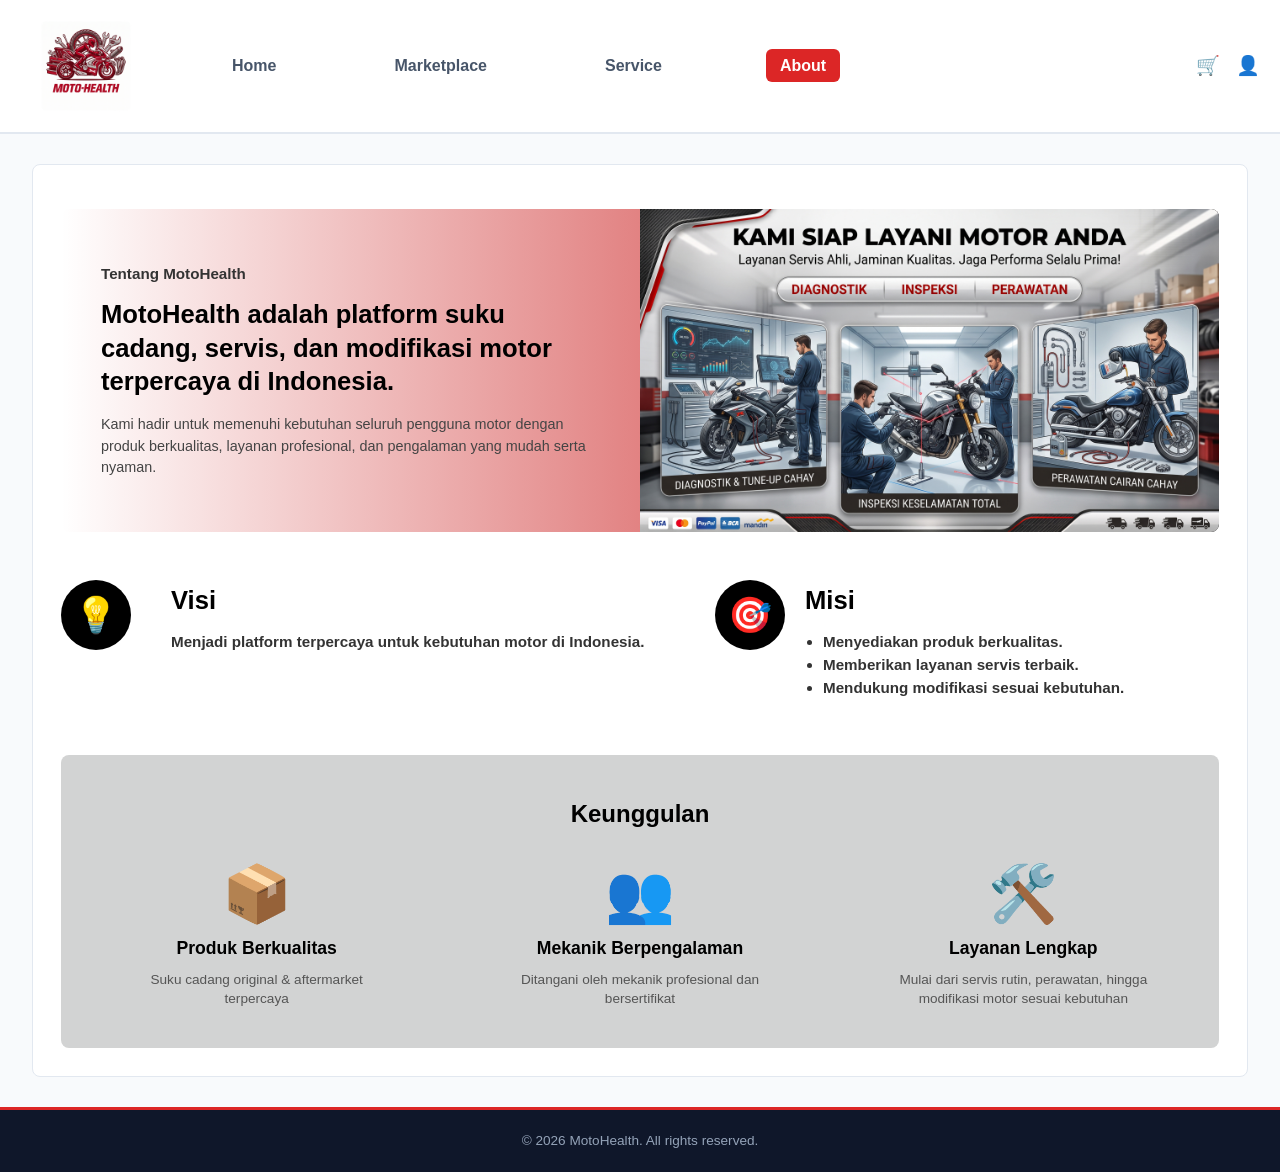
<file: about.html>
<!DOCTYPE html>
<html lang="id">
<head>
  <meta charset="UTF-8">
  <meta name="viewport" content="width=device-width, initial-scale=1.0">
  <title>MotoHealth - About</title>
  <link rel="stylesheet" href="style.css">
  <link rel="icon" type="image/jpeg" href="image/title.png">
</head>
<body>

  <header>
    <nav class="header-container">
        <div class="logo">
            <a href="index.html"><img src="image/logo.png" alt="Logo"></a>
        </div>
        <ul class="nav-menu">
          <li><a href="index.html" >Home</a></li>
          <li><a href="marketplace.html">Marketplace</a></li>
          <li><a href="service.html">Service</a></li>
          <li><a href="about.html" class="active">About</a></li>
        </ul>

        <div class="header-actions">
      <a href="index.html" class="icon-btn">🛒</a>
      <a href="index.html" class="icon-btn">👤</a>
    </div>

    </nav>
  </header>

  <main class="section-container">
    <section class="about-hero">

    <div class="hero-text-content">
      <span class="sub-heading">Tentang MotoHealth</span>
      <h1 class="hero-heading">
        MotoHealth adalah platform suku cadang, servis, dan modifikasi motor terpercaya di Indonesia.
      </h1>
      <p class="hero-paragraph">
        Kami hadir untuk memenuhi kebutuhan seluruh pengguna motor dengan produk berkualitas, layanan profesional, dan pengalaman yang mudah serta nyaman.
      </p>
    </div>

    <div class="hero-image-box">
      <img src="image/svc.jpg" alt="Tentang MotoHealth" class="hero-image">   
    </div>
  </section>

  <section class="vision-mission-section">
    
      <div class="vm-icon">💡</div>
      <div class="vm-text">
        <h2 class="vm-title">Visi</h2>
        <p class="vm-desc">
          Menjadi platform terpercaya untuk kebutuhan motor di Indonesia.
        </p>
      </div>
    </div>

    <div class="vm-card">
      <div class="vm-icon">🎯</div>
      <div class="vm-text">
        <h2 class="vm-title">Misi</h2>
        <ul class="mission-list">
          <li>Menyediakan produk berkualitas.</li>
          <li>Memberikan layanan servis terbaik.</li>
          <li>Mendukung modifikasi sesuai kebutuhan.</li>
        </ul>
      </div>
    </div>

  </section>

  <section class="advantages-section">
    <h2 class="section-title">Keunggulan</h2>
    <div class="advantages-grid">

      <div class="advantage-card">
        <div class="advantage-icon">📦</div>
        <h3 class="advantage-title">Produk Berkualitas</h3>
        <p class="advantage-desc">
          Suku cadang original & aftermarket terpercaya
        </p>
      </div>

      <div class="advantage-card">
        <div class="advantage-icon">👥</div>
        <h3 class="advantage-title">Mekanik Berpengalaman</h3>
        <p class="advantage-desc">
          Ditangani oleh mekanik profesional dan bersertifikat
        </p>
      </div>
  
      <div class="advantage-card">
        <div class="advantage-icon">🛠️</div>
        <h3 class="advantage-title">Layanan Lengkap</h3>
        <p class="advantage-desc">
          Mulai dari servis rutin, perawatan, hingga modifikasi motor sesuai kebutuhan
        </p>
      </div>

    </div>
  </section>
  </main>

  <footer>
    <div class="footer-container">
      <p>&copy; 2026 MotoHealth. All rights reserved.</p>
    </div>
  </footer>

</body>
</html>
</file>
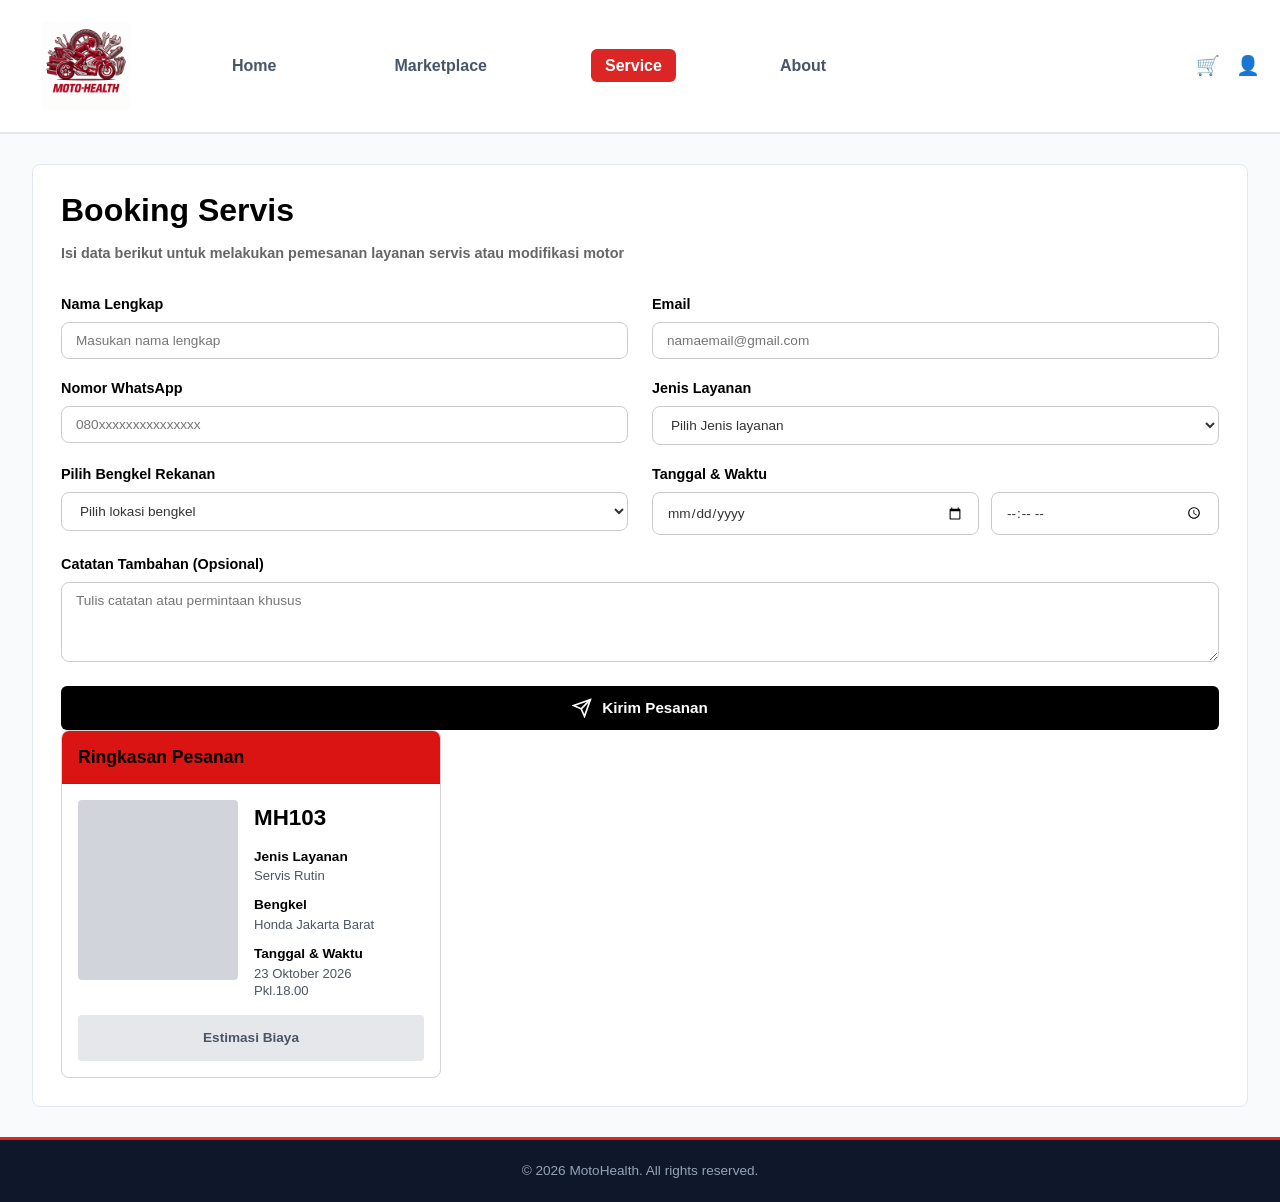
<file: service.html>
<!DOCTYPE html>
<html lang="id">
<head>
  <meta charset="UTF-8">
  <meta name="viewport" content="width=device-width, initial-scale=1.0">
  <title>MotoHealth - Service</title>
  <link rel="stylesheet" href="style.css">
  <link rel="icon" type="image/jpeg" href="image/title.png">
</head>
<body>

  <header>
    <nav class="header-container">
        <div class="logo">
            <a href="index.html"><img src="image/logo.png" alt="Logo"></a>
        </div>
        <ul class="nav-menu">
          <li><a href="index.html" >Home</a></li>
          <li><a href="marketplace.html">Marketplace</a></li>
          <li><a href="service.html" class="active">Service</a></li>
          <li><a href="about.html">About</a></li>
        </ul>

        <div class="header-actions">
      <a href="index.html" class="icon-btn">🛒</a>
      <a href="index.html" class="icon-btn">👤</a>
    </div>
    </nav>
  </header>

  <main class="section-container">
  <section class="booking-form-section">
    <h1 class="form-title">Booking Servis</h1>
    <p class="form-subtitle">Isi data berikut untuk melakukan pemesanan layanan servis atau modifikasi motor</p>

    <form class="booking-form">
      <div class="form-grid">
        
        <div class="form-group">
          <label for="nama">Nama Lengkap</label>
          <input type="text" id="nama" placeholder="Masukan nama lengkap">
        </div>

        <div class="form-group">
          <label for="email">Email</label>
          <input type="email" id="email" placeholder="namaemail@gmail.com">
        </div>

        <div class="form-group">
          <label for="whatsapp">Nomor WhatsApp</label>
          <input type="tel" id="whatsapp" placeholder="080xxxxxxxxxxxxxxx">
        </div>

        <div class="form-group">
          <label for="layanan">Jenis Layanan</label>
          <select id="layanan">
            <option value="" disabled selected>Pilih Jenis layanan</option>
            <option value="servis-rutin">Servis Rutin</option>
            <option value="modifikasi">Modifikasi Motor</option>
            <option value="ganti-oli">Ganti Oli & Perawatan</option>
          </select>
        </div>

        <div class="form-group">
          <label for="bengkel">Pilih Bengkel Rekanan</label>
          <select id="bengkel">
            <option value="" disabled selected>Pilih lokasi bengkel</option>
            <option value="MalamToSubuh-jakbar">MalamToSubuh Jakarta Barat</option>
            <option value="yamaha-jaksel">Yamaha Jakarta Selatan</option>
            <option value="kawasaki-jakpus">Kawasaki Jakarta Pusat</option>
            <option value="suzuki-jaktim">Suzuki Jakarta Timur</option>
            <option value="ducati-jakut">Ducati Jakarta Utara</option>
          </select>
        </div>

        <div class="form-group">
          <label>Tanggal & Waktu</label>
          <div class="datetime-wrapper">
            <input type="date" class="input-date">
            <input type="time" class="input-time">
          </div>
        </div>

        <div class="form-group full-width">
          <label for="catatan">Catatan Tambahan (Opsional)</label>
          <textarea id="catatan" rows="3" placeholder="Tulis catatan atau permintaan khusus"></textarea>
        </div>

      </div>

      <button type="submit" class="btn-submit">
        <svg width="20" height="20" viewBox="0 0 24 24" fill="none" stroke="currentColor" stroke-width="2">
          <line x1="22" y1="2" x2="11" y2="13"></line>
          <polygon points="22 2 15 22 11 13 2 9 22 2"></polygon>
        </svg>
        Kirim Pesanan
      </button>
    </form>
  </section>

  <aside class="order-summary-section">
    <div class="summary-card">
      <div class="summary-header">
        <h3>Ringkasan Pesanan</h3>
      </div>
      
      <div class="summary-body">
        <div class="summary-content">
          <div class="summary-image-placeholder">
          </div>
          <div class="summary-details">
            <h2 class="order-code">MH103</h2>
            
            <div class="detail-item">
              <span class="detail-label">Jenis Layanan</span>
              <span class="detail-value">Servis Rutin</span>
            </div>

            <div class="detail-item">
              <span class="detail-label">Bengkel</span>
              <span class="detail-value">Honda Jakarta Barat</span>
            </div>

            <div class="detail-item">
              <span class="detail-label">Tanggal & Waktu</span>
              <span class="detail-value">23 Oktober 2026<br>Pkl.18.00</span>
            </div>
          </div>
        </div>

        <div class="summary-footer">
          Estimasi Biaya
        </div>
      </div>
    </div>
  </aside>
  </main>

  <footer>
    <div class="footer-container">
      <p>&copy; 2026 MotoHealth. All rights reserved.</p>
    </div>
  </footer>

</body>
</html>
</file>
<file: style.css>
* {
  margin: 0;
  padding: 0;
  box-sizing: border-box;
  font-family: 'Segoe UI', Tahoma, Geneva, Verdana, sans-serif;
}

body {
  background-color: #f8fafc;
  color: #334155;
  line-height: 1.6;
  display: flex;
  flex-direction: column;
  min-height: 100vh;
}

header {
  background-color: #ffffff;
  border-bottom: 2px solid #e2e8f0;
  position: sticky;
  top: 0;
}

.header-container {
  max-width: 100%;
  margin: 0 auto;
  padding: 16px 20px;
  display: flex;
  justify-content: flex-start;
  align-items: center;
  gap: 32px;
}

#brand-logo h1 {
  font-size: 1.5rem;
  color: #0f172a;
}

#brand-logo span {
  color: #dc2626;
}

.nav-menu {
  display: flex;
  justify-content: flex-start;
  align-items: center;
  gap: 90px;
  list-style: none;
  margin: 0;
  padding: 0;
  margin-left: 50px;
}

.header-actions {
  display: flex;
  align-items: right;
  gap: 16px;
  margin-left: auto;
}

.icon-btn {
  text-decoration: none;
  font-size: 1.2rem;
  color: #000000;
  display: flex;
  align-items: center;
  justify-content: center;
}

.logo img {
  height: 100px;
  width: 100px;
  display: block;
  margin-left: 16px;
}

.nav-menu li a {
  text-decoration: none;
  color: #475569;
  font-weight: 600;
  padding: 8px 14px;
  border-radius: 6px;
}

.nav-menu li a:hover,
.nav-menu li a.active {
  background-color: #dc2626;
  color: #ffffff;
}

.section-container {
  width: 95%;
  margin: 30px auto;
  padding: 28px;
  background-color: #ffffff;
  border: 1px solid #e2e8f0;
  border-radius: 8px;
  min-height: 65vh;
  flex: 1;
  padding-top: 20px;
}

.category-heading {
  font-size: 1.5rem;
  font-weight: 800;
  color: #000000;
  margin-top: 32px;
  margin-bottom: 18px;
}

.hero-banner {
  background-image: linear-gradient(rgba(72, 72, 72, 0.85), rgba(217, 217, 217, 0.85)), url('image/svc.jpg');
  background-size: cover;
  background-position: center;
  background-repeat: no-repeat;
  
  padding: 60px 40px;
  border-radius: 8px;
  margin-bottom: 24px;
  min-height: 250px;
  display: flex;
  align-items: center;
}

.hero-content {
  max-width: 550px;
}

.hero-title {
  font-size: 2.2rem;
  font-weight: 800;
  color: #000000;
  line-height: 1.2;
  margin-bottom: 12px;
}

.hero-subtitle {
  font-size: 1rem;
  color: #222222;
  line-height: 1.5;
  margin-bottom: 24px;
  font-weight: 600;
}


.category-grid {
  display: flex;
  justify-content: space-between;
  gap: 16px;
  margin-top: 24px;
  margin-bottom: 32px;
}

.category-card {
  flex: 1;
  display: flex;
  flex-direction: column;
  align-items: center;
  text-align: center;
}

.category-image {
  width: 100%;
  aspect-ratio: 1 / 1;
  background-color: #d9d9d9;
  border-radius: 8px;
  overflow: hidden;
  display: flex;
  align-items: center;
  justify-content: center;
  margin-bottom: 10px;
}

.category-image img {
  width: 100%;
  height: 100%;
  object-fit: cover;
}

.category-title {
  font-weight: 700;
  font-size: 0.95rem;
  color: #000000;
  margin: 0;
}

.btn-primary {
  display: inline-block;
  background-color: #000000;
  color: #ffffff;
  padding: 12px 28px;
  border-radius: 20px;
  text-decoration: none;
  font-weight: 700;
  font-size: 0.95rem;
  transition: background-color 0.2s ease;
}

.btn-primary:hover {
  background-color: #dc2626;
}

.product-section {
  margin: 32px 0 24px;
}

.section-title {
  font-size: 1.3rem;
  color: #0f172a;
  margin-bottom: 18px;
}

.product-grid {
  display: flex;
  flex-wrap: wrap;
  gap: 20px;
}

.card-item {
  flex: 1 1 calc(50% - 10px);
  max-width: calc(50% - 10px);
  background-color: #ffffff;
  border: 1px solid #e2e8f0;
  border-radius: 8px;
  padding: 20px;
  box-sizing: border-box;
  box-shadow: 0 2px 6px rgba(0, 0, 0, 0.05);
  display: flex;
  flex-direction: column;
  align-items: flex-start;
}

.card-badge {
  background-color: #f1f5f9;
  color: #475569;
  font-size: 0.75rem;
  font-weight: 700;
  padding: 4px 10px;
  border-radius: 4px;
  margin-bottom: 10px;
  text-transform: uppercase;
}

.card-item h4 {
  font-size: 1.1rem;
  color: #0f172a;
  margin: 0 0 6px 0;
}

.card-desc {
  color: #64748b;
  font-size: 0.88rem;
  line-height: 1.4;
  margin-bottom: 12px;
}

.card-price {
  font-size: 1.05rem;
  font-weight: 700;
  color: #dc2626;
  margin-top: auto;
  margin-bottom: 12px;
}

.btn-card {
  display: inline-block;
  background-color: #0f172a;
  color: #ffffff;
  text-decoration: none;
  font-size: 0.82rem;
  font-weight: 600;
  padding: 8px 16px;
  border-radius: 6px;
}

.btn-card:hover {
  background-color: #dc2626;
}

.hero-box {
  background-color: #0f172a;
  color: #ffffff;
  padding: 32px;
  border-radius: 6px;
  margin-bottom: 24px;
}

.hero-box h2 {
  font-size: 1.6rem;
  margin-bottom: 8px;
  color: #ffffff;
}

.hero-box p {
  color: #cbd5e1;
}

.content-block {
  margin-top: 24px;
}

h2 {
  color: #0f172a;
  margin-bottom: 12px;
}

h3 {
  color: #1e293b;
  margin-top: 24px;
  margin-bottom: 10px;
}

.category-list {
  margin-left: 20px;
  margin-top: 8px;
  margin-bottom: 16px;
  color: #475569;
}

.category-list li {
  padding: 4px 0;
}

#btn-submit {
  background-color: #dc2626;
  color: #ffffff;
  border: none;
  padding: 12px 24px;
  font-size: 0.95rem;
  font-weight: bold;
  border-radius: 6px;
  cursor: pointer;
}

#btn-submit:hover {
  background-color: #b91c1c;
}

footer {
  background-color: #0f172a;
  color: #94a3b8;
  text-align: center;
  padding: 20px;
  margin-top: 40px;
  border-top: 3px solid #dc2626;
  margin-top: auto;
}

.footer-container p {
  font-size: 0.85rem;
}

.contact-box {
  margin-top: 28px;
  padding: 20px;
  background-color: #f8fafc;
  border: 1px solid #e2e8f0;
  border-left: 4px solid #dc2626;
  border-radius: 6px;
}

.contact-list {
  list-style: none;
  margin-top: 12px;
  padding-left: 0;
}

.contact-list li {
  padding: 6px 0;
  color: #334155;
  font-size: 0.95rem;
}

.contact-list a {
  color: #dc2626;
  text-decoration: none;
  font-weight: 600;
}

.contact-list a:hover {
  text-decoration: underline;
}

.services-section {
  margin-top: 32px;
  margin-bottom: 40px;
}

.services-grid {
  display: flex;
  gap: 24px;
}

.service-card {
  flex: 1;
  border-radius: 8px;
  padding: 24px;
  min-height: 220px;
  display: flex;
  background-size: cover;
  background-position: center right;
  background-repeat: no-repeat;
  position: relative;
  overflow: hidden;
}


.service-bg-1 {
  background-image: linear-gradient(to right, #ffffff 45%, rgba(255, 255, 255, 0.4) 75%, transparent 100%), url('image/servis.webp');
  background-color: #d9d9d9;
}

.service-bg-2 {
  background-image: linear-gradient(to right, #ffffff 45%, rgba(255, 255, 255, 0.4) 75%, transparent 100%), url('image/drag.jpg');
  background-color: #d9d9d9;
}

.service-content {
  max-width: 60%;
  display: flex;
  flex-direction: column;
  align-items: flex-start;
  z-index: 2;
}

.service-icon {
  font-size: 2.2rem;
  margin-bottom: 6px;
  line-height: 1;
}

.service-title {
  font-size: 1.3rem;
  font-weight: 800;
  color: #000000;
  margin: 0 0 6px 0;
}

.service-desc {
  font-size: 0.82rem;
  color: #333333;
  line-height: 1.4;
  margin: 0 0 18px 0;
  font-weight: 500;
}

.btn-service {
  display: inline-flex;
  align-items: center;
  justify-content: center;
  gap: 8px;
  background-color: #000000;
  color: #ffffff;
  text-decoration: none;
  padding: 10px 22px;
  border-radius: 20px;
  font-size: 0.85rem;
  font-weight: 700;
  margin-top: auto;
  transition: background-color 0.2s ease;
}

.btn-service:hover {
  background-color: #dc2626;
}

.btn-service .arrow {
  font-size: 1rem;
}

.layout-container {
  display: flex;
  gap: 24px;
  width: 100%;
  max-width: 100%;
  padding: 20px 40px;
  box-sizing: border-box;
}

.sidebar {
  width: 20%; 
  min-width: 200px;
  max-width: 280px;
  background-color: #cb1515;
  padding: 1.25rem;
  border-radius: 8px;
  flex-shrink: 0;
  box-sizing: border-box;
}

.filter-group {
  margin-bottom: 24px;
}

.filter-title {
  font-size: 1rem;
  font-weight: 800;
  color: #000000;
  margin-bottom: 12px;
}

.category-menu {
  list-style: none;
  padding: 0;
  margin: 0;
}

.category-menu li {
  display: flex;
  align-items: center;
  gap: 8px;
  font-size: 0.85rem;
  font-weight: 600;
  color: #4a4a4a;
  padding: 6px 0;
  cursor: pointer;
}

.category-menu li.active {
  color: #000000;
  font-weight: 800;
}

.category-menu .icon {
  font-size: 0.95rem;
}

.checkbox-list {
  display: flex;
  flex-direction: column;
  gap: 8px;
}

.checkbox-item {
  font-size: 0.85rem;
  color: #333333;
  font-weight: 600;
  display: flex;
  align-items: center;
  gap: 8px;
  cursor: pointer;
}

.checkbox-item 
  input[type="checkbox"] {
  width: 16px;
  height: 16px;
  accent-color: #000000;
  cursor: pointer;
}

.price-inputs {
  display: flex;
  flex-direction: column;
  gap: 8px;
  margin-bottom: 12px;
}

.price-input {
  width: 100%;
  padding: 8px 10px;
  border: 1px solid #cccccc;
  border-radius: 4px;
  font-size: 0.82rem;
  background-color: #ffffff;
  box-sizing: border-box;
}

.btn-filter {
  width: 100%;
  background-color: #000000;
  color: #ffffff;
  border: none;
  padding: 10px;
  border-radius: 16px;
  font-size: 0.82rem;
  font-weight: 700;
  cursor: pointer;
  transition: background-color 0.2s ease;
}

.btn-filter:hover {
  background-color: #dc2626;
}

.main-content {
  flex: 1;
  min-width: 0;
}

.page-title {
  font-size: 1.5rem;
  font-weight: 800;
  color: #000000;
  margin-bottom: 16px;
}

.top-bar {
  display: flex;
  gap: 16px;
  margin-bottom: 24px;
}

.search-box {
  flex: 1;
  display: flex;
  align-items: center;
  background-color: #ffffff;
  border: 1px solid #cccccc;
  border-radius: 8px;
  padding: 8px 14px;
  gap: 8px;
}

.search-box input {
  border: none;
  outline: none;
  width: 100%;
  font-size: 0.9rem;
}

.sort-select {
  padding: 8px 14px;
  border: 1px solid #cccccc;
  border-radius: 8px;
  background-color: #ffffff;
  font-size: 0.85rem;
  font-weight: 600;
  cursor: pointer;
}

.products-grid {
  display: grid;
  grid-template-columns: repeat(4, 1fr);
  gap: 16px;
}

.product-card {
  width: 100%;
  max-width: 100%;
  min-width: 0;
  box-sizing: border-box;
  overflow: hidden;
}

.product-img-placeholder {
  width: auto;
  height:300px;
  background-color: #ffffff;
  border-radius: 4px;
  display: flex;
  align-items: center;
  justify-content: center;
  color: #888888;
  font-weight: 600;
  margin-bottom: 8px;
  overflow : hidden;
}

.product-name {
  font-size: 1rem;
  font-weight: 800;
  color: #000000;
  margin: 0 0 4px 0;
}

.product-price {
  font-size: 0.9rem;
  font-weight: 800;
  color: #000000;
  margin: 0 0 10px 0;
}

.btn-add-cart {
  width: 100%;
  background-color: #000000;
  color: #ffffff;
  border: none;
  padding: 8px;
  border-radius: 16px;
  font-size: 0.8rem;
  font-weight: 700;
  cursor: pointer;
}

.btn-add-cart:hover {
  background-color: #dc2626;
}

.container {
  width: 100%;
  max-width: 1200px;
  margin: 0 auto;
  padding: 0 20px;
}

.layout-container {
  display: flex;
  gap: 20px;
  align-items: flex-start;
  width: 100%;
}

.sidebar {
  width: 240px;
  flex-shrink: 0;
}

.main-content {
  flex: 1;
  min-width: 0;
}

.products-grid {
  display: grid;
  grid-template-columns: repeat(4, 1fr);
  gap: 16px;
  width: 100%;
}

.product-card {
  width: 100%;
  min-width: 0;
}

.btn-add-cart {
  width: 100%;
  box-sizing: border-box;
}

.booking-form-section {
  flex: 1;
  min-width: 0;
}

.form-title {
  font-size: 2rem;
  font-weight: 800;
  margin: 0 0 6px 0;
  color: #000000;
}

.form-subtitle {
  font-size: 0.9rem;
  color: #666666;
  margin: 0 0 28px 0;
  font-weight: 600;
}

.form-grid {
  display: grid;
  grid-template-columns: repeat(2, 1fr);
  gap: 18px 24px;
  margin-bottom: 24px;
}

.form-group {
  display: flex;
  flex-direction: column;
  gap: 6px;
}

.form-group.full-width {
  grid-column: span 2;
}

.form-group label {
  font-size: 0.9rem;
  font-weight: 800;
  color: #000000;
}

.form-group input,
.form-group select,
.form-group textarea {
  width: 100%;
  padding: 10px 14px;
  border: 1px solid #cccccc;
  border-radius: 8px;
  font-size: 0.85rem;
  background-color: #ffffff;
  box-sizing: border-box;
  outline: none;
  color: #333333;
}

.form-group textarea {
  resize: vertical;
  min-height: 80px;
}

.datetime-wrapper {
  display: flex;
  gap: 12px;
}

.input-date {
  flex: 1.5;
}

.input-time {
  flex: 1;
}

.btn-submit {
  width: 100%;
  background-color: #000000;
  color: #ffffff;
  border: none;
  padding: 12px;
  border-radius: 6px;
  font-size: 0.95rem;
  font-weight: 700;
  cursor: pointer;
  display: flex;
  align-items: center;
  justify-content: center;
  gap: 10px;
  transition: background-color 0.2s ease;
}

.btn-submit:hover {
  background-color: #dc2626;
}

.order-summary-section {
  width: 380px;
  flex-shrink: 0;
}

.summary-card {
  border: 1px solid #dbd1d1;
  border-radius: 8px;
  overflow: hidden;
  background-color: #ffffff;
}

.summary-header {
  background-color: #da1313;
  padding: 12px 16px;
  border-bottom: 1px solid #cd0f0f;
}

.summary-header h3 {
  margin: 0;
  font-size: 1.1rem;
  font-weight: 800;
  color: #000000;
}

.summary-body {
  padding: 16px;
}

.summary-content {
  display: flex;
  gap: 16px;
  margin-bottom: 16px;
}

.summary-image-placeholder {
  width: 160px;
  height: 180px;
  background-color: #d1d5db;
  border-radius: 4px;
  display: flex;
  align-items: center;
  justify-content: center;
  color: #888888;
  font-weight: 600;
  flex-shrink: 0;
}

.summary-details {
  display: flex;
  flex-direction: column;
  gap: 10px;
}

.order-code {
  font-size: 1.4rem;
  font-weight: 800;
  margin: 0;
  color: #000000;
}

.detail-item {
  display: flex;
  flex-direction: column;
}

.detail-label {
  font-size: 0.85rem;
  font-weight: 800;
  color: #000000;
}

.detail-value {
  font-size: 0.82rem;
  color: #4b5563;
  line-height: 1.3;
}

.summary-footer {
  background-color: #e5e7eb;
  padding: 12px;
  text-align: center;
  font-size: 0.85rem;
  font-weight: 700;
  color: #4b5563;
  border-radius: 4px;
  margin-top: 12px;
}

.about-container {
  width: 100%;
  max-width: 1200px;
  margin: 0 auto;
  padding: 0 24px 60px;
  box-sizing: border-box;
}

.about-hero {
  display: flex;
  background-color: #d9d9d9;
  border-radius: 8px;
  overflow: hidden;
  margin-top: 24px;
  margin-bottom: 48px;
  align-items: stretch;
  background: linear-gradient(to left, #050202 25%, rgba(197, 7, 7, 0.5) 50%, transparent 100%);
}

.hero-text-content {
  flex: 1;
  padding: 40px;
  display: flex;
  flex-direction: column;
  justify-content: center;
}

.sub-heading {
  font-size: 0.95rem;
  font-weight: 700;
  color: #333333;
  margin-bottom: 12px;
}

.hero-heading {
  font-size: 1.6rem;
  font-weight: 800;
  line-height: 1.3;
  color: #000000;
  margin: 0 0 16px 0;
}

.hero-paragraph {
  font-size: 0.9rem;
  color: #444444;
  line-height: 1.5;
  margin: 0;
}

.hero-image-box {
  width: 50%;;
  background-color: #cccccc;
  display: flex;
  align-items: center;
  justify-content: center;
  font-size: 2.5rem;
  color: #777777;
  font-weight: 600;
  min-height: 240px;
}

.hero-image-box img {
  width: 100%;
  height: 100%;
  object-fit: cover;
}

.vision-mission-section {
  display: flex;
  gap: 40px;
  margin-bottom: 56px;
}

.vm-card {
  flex: 1;
  display: flex;
  align-items: flex-start;
  gap: 20px;
}

.vm-icon {
  width: 70px;
  height: 70px;
  background-color: #000000;
  color: #ffffff;
  border-radius: 50%;
  display: flex;
  align-items: center;
  justify-content: center;
  font-size: 2.2rem;
  flex-shrink: 0;
}

.vm-text {
  flex: 1;
}

.vm-title {
  font-size: 1.6rem;
  font-weight: 800;
  color: #000000;
  margin: 0 0 10px 0;
}

.vm-desc {
  font-size: 0.95rem;
  color: #333333;
  line-height: 1.4;
  font-weight: 600;
  margin: 0;
}

.mission-list {
  margin: 0;
  padding-left: 18px;
  font-size: 0.95rem;
  color: #333333;
  font-weight: 600;
  line-height: 1.5;
}

.advantages-section {
  text-align: center;
  background-color: #d2d3d3;
  padding: 40px 20px;
  border-radius: 8px;
}

.section-title {
  font-size: 1.5rem;
  font-weight: 800;
  color: #000000;
  margin-bottom: 32px;
}

.advantages-grid {
  display: flex;
  gap: 32px;
  justify-content: space-between;
}

.advantage-card {
  flex: 1;
  display: flex;
  flex-direction: column;
  align-items: center;
  text-align: center;
}

.advantage-icon {
  font-size: 3.5rem;
  margin-bottom: 12px;
  line-height: 1;
}

.advantage-title {
  font-size: 1.1rem;
  font-weight: 800;
  color: #000000;
  margin: 0 0 8px 0;
}

.advantage-desc {
  font-size: 0.85rem;
  color: #555555;
  line-height: 1.4;
  margin: 0;
  max-width: 260px;
}
</file>
